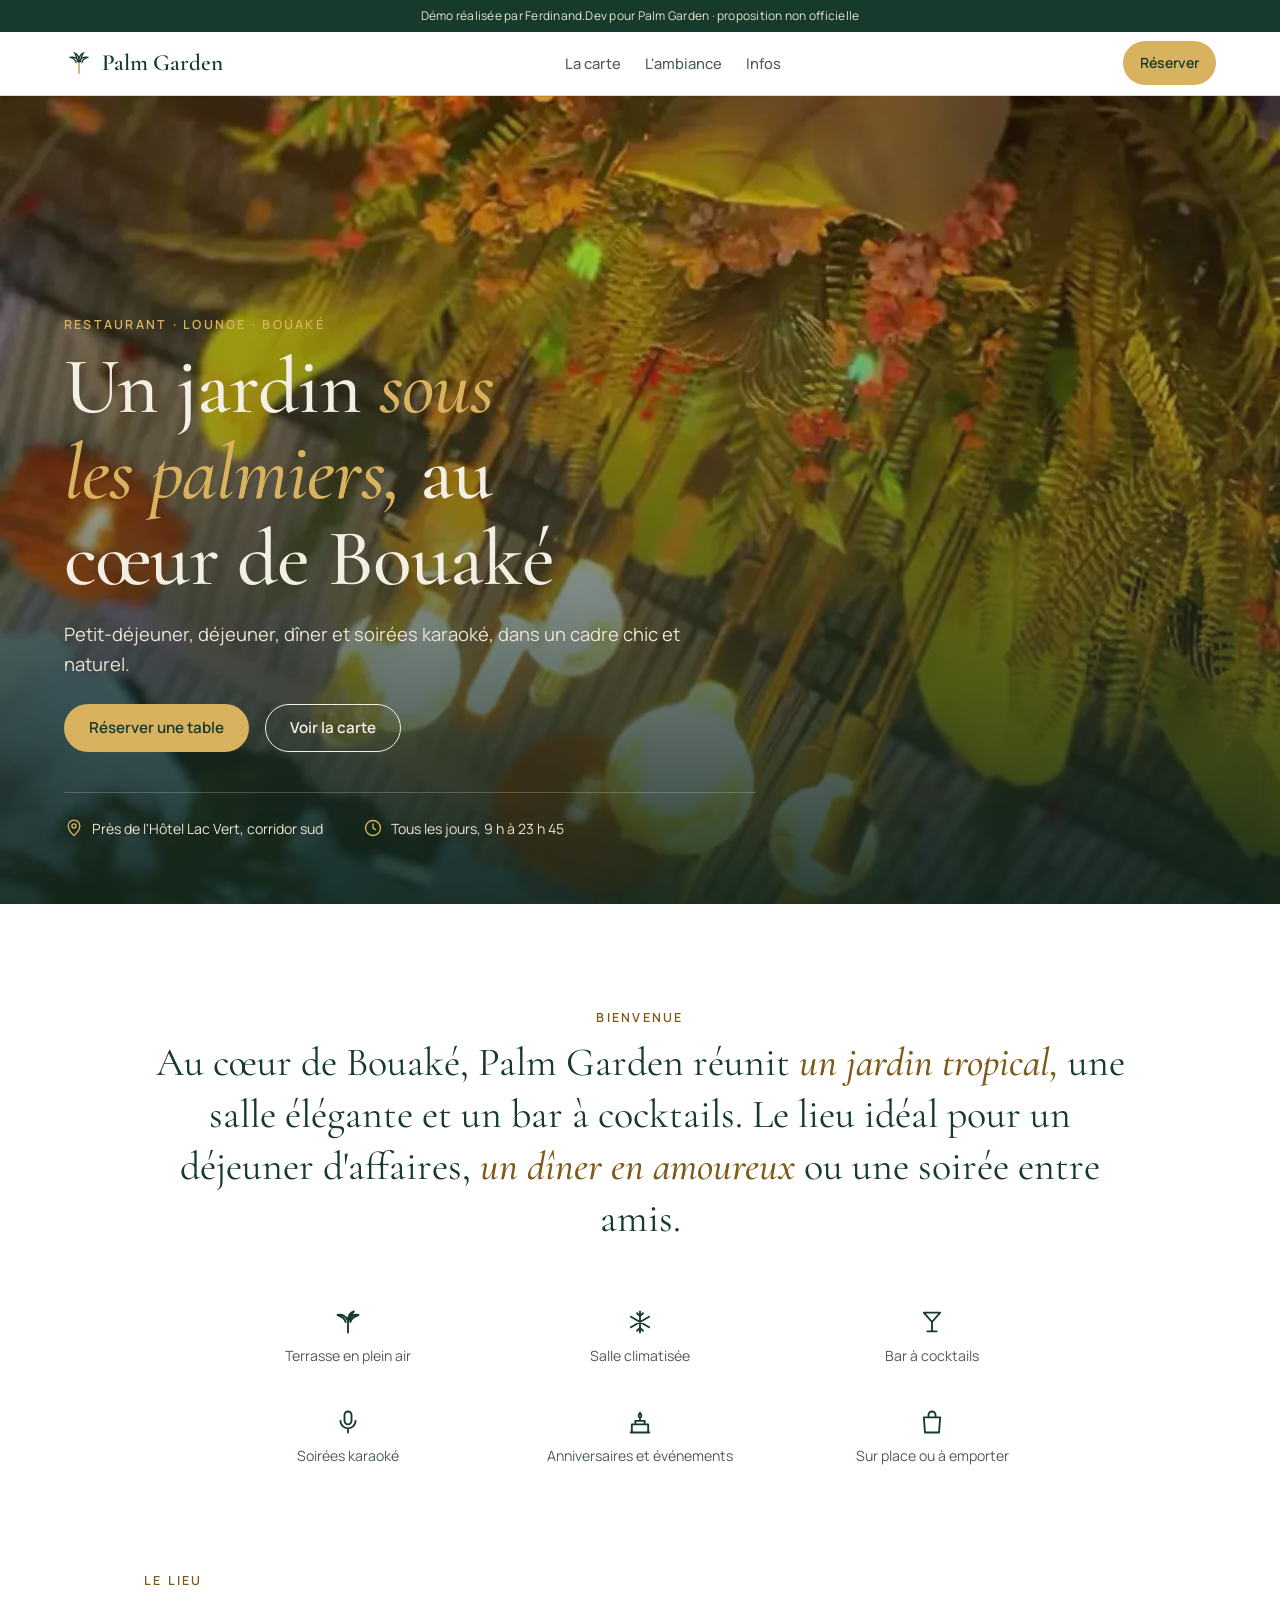
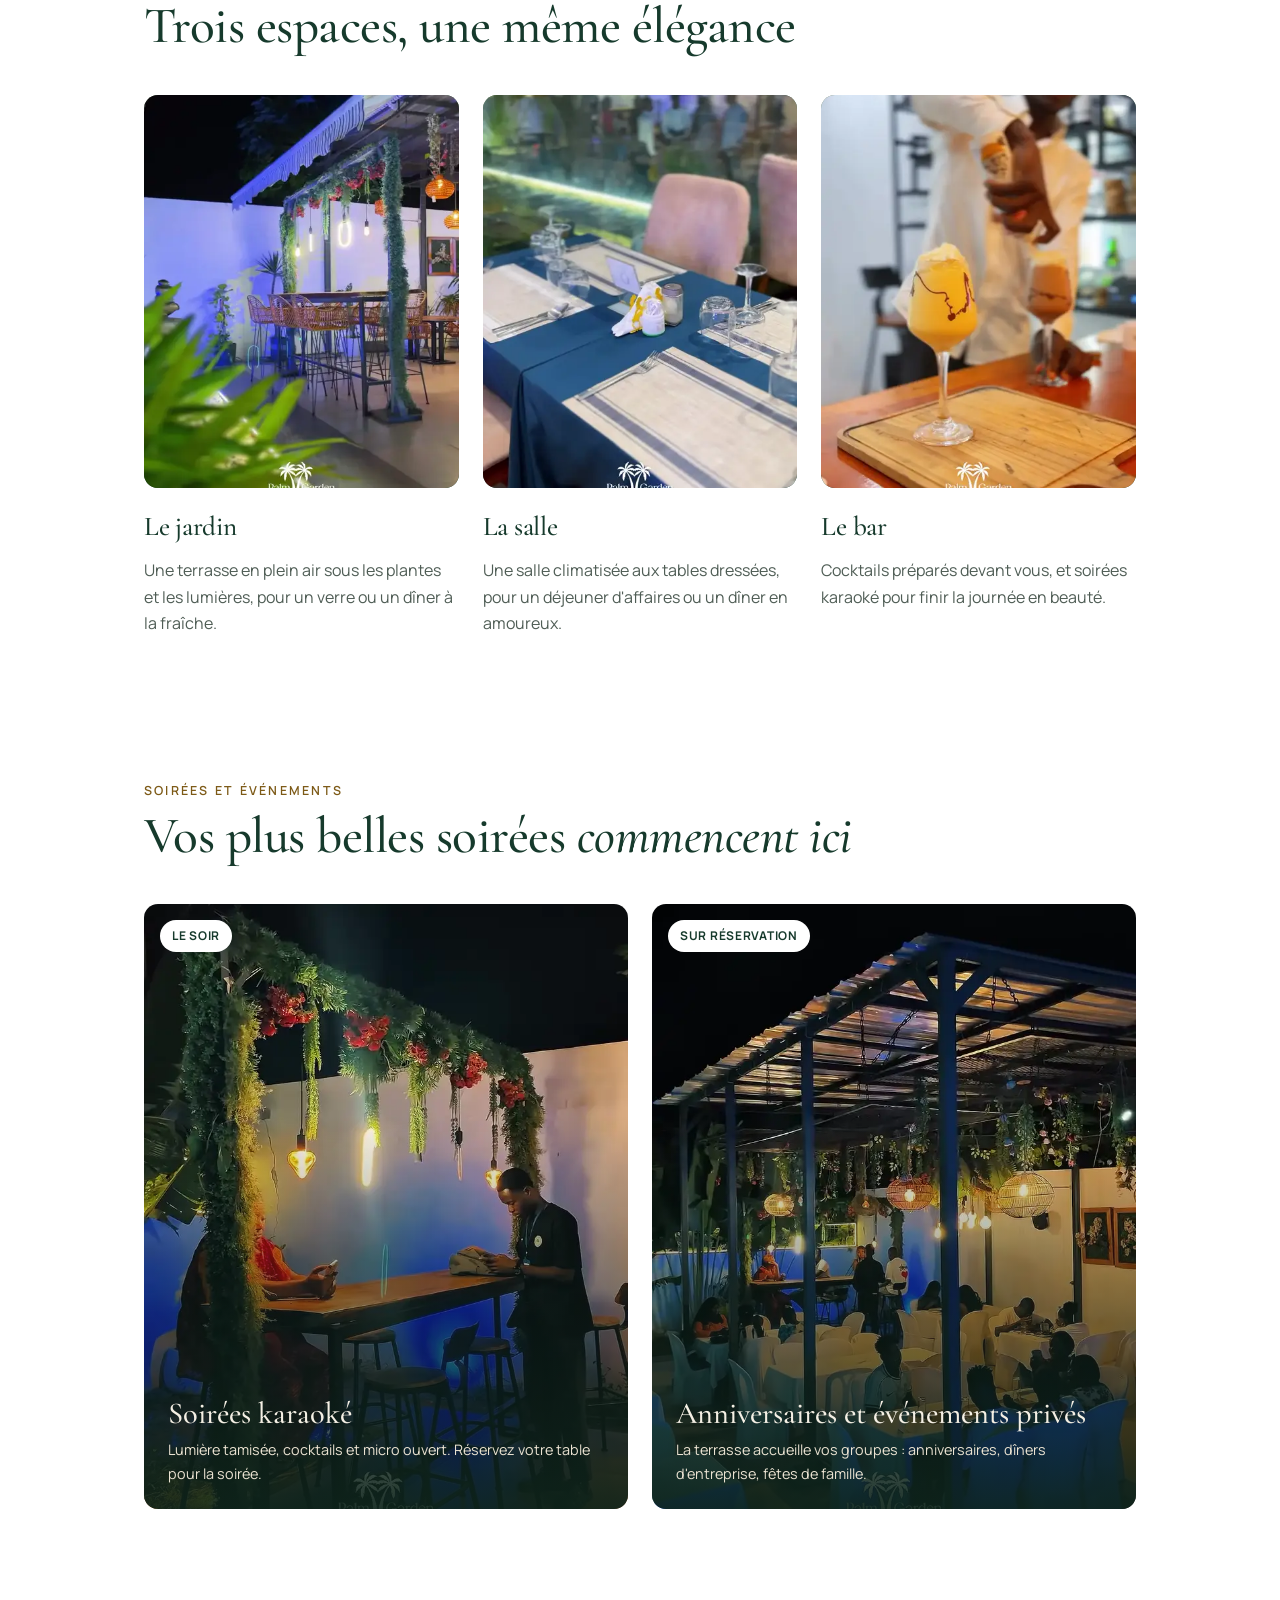
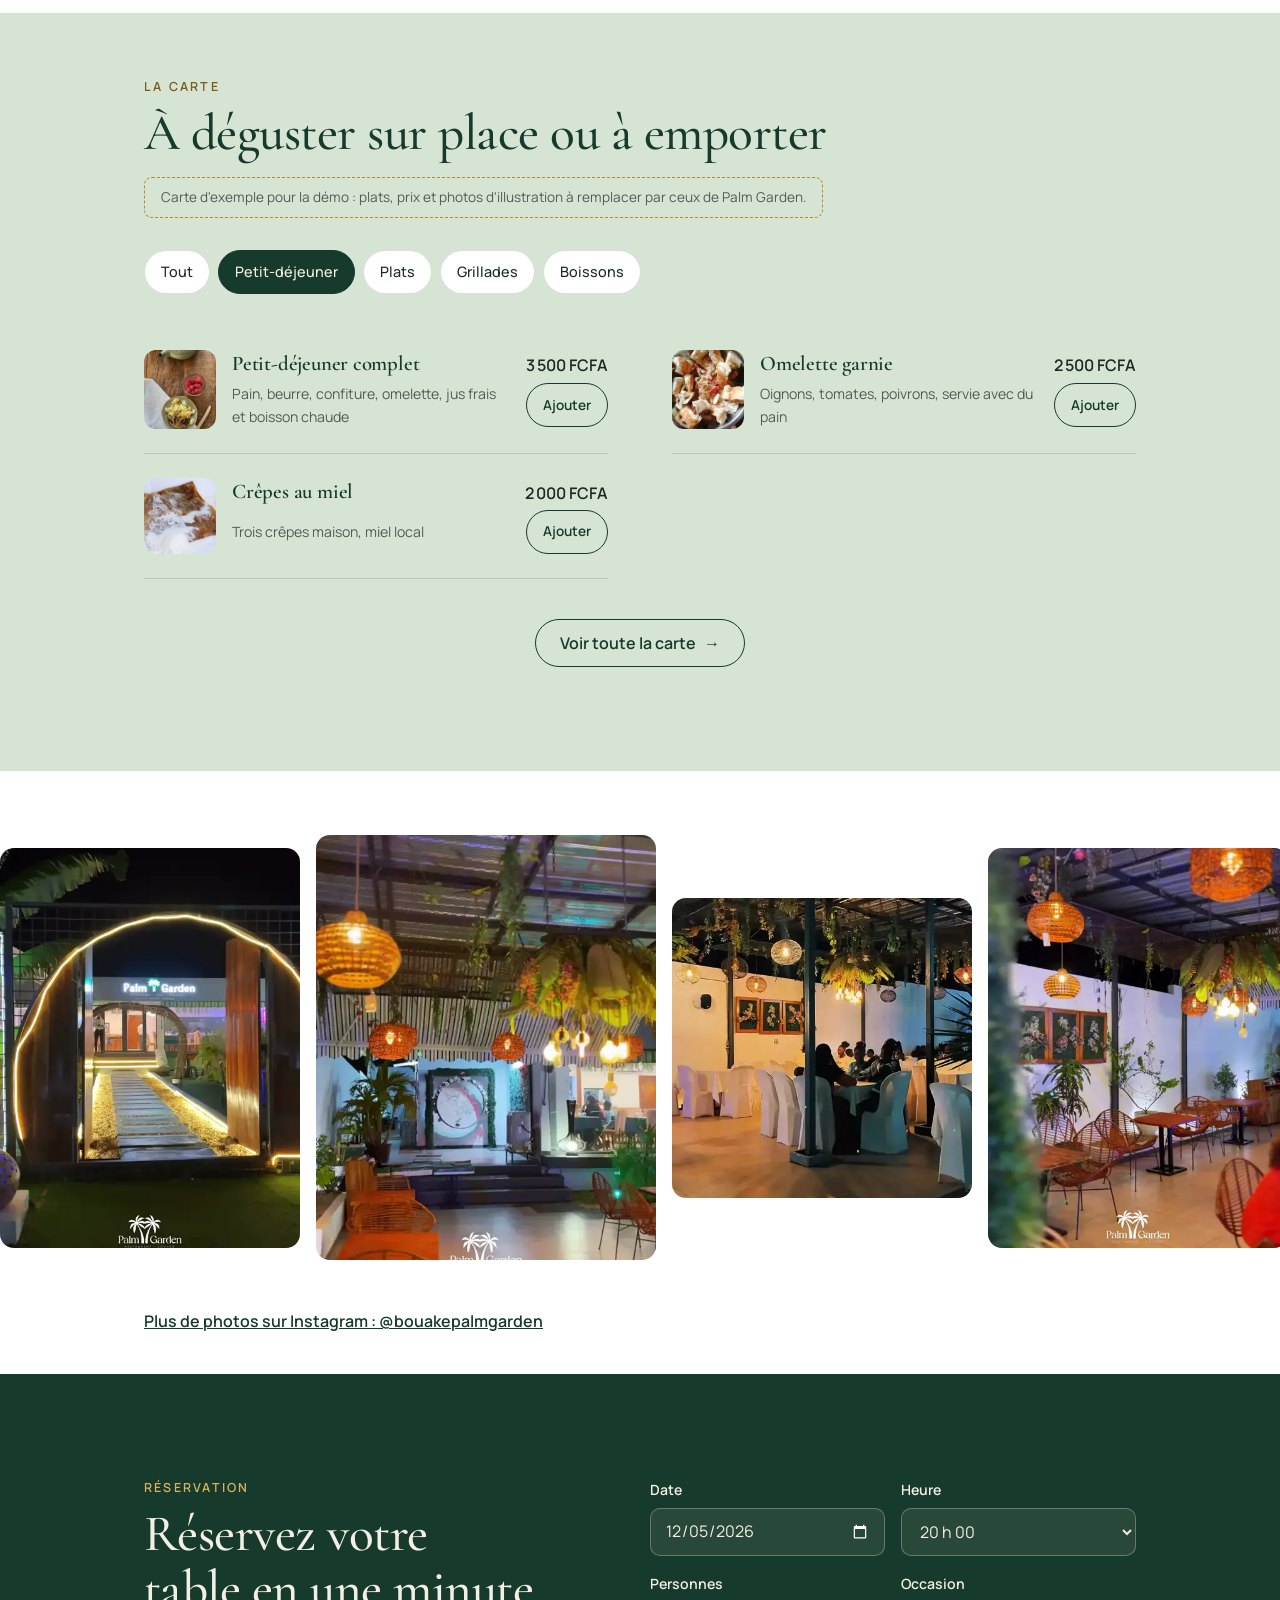
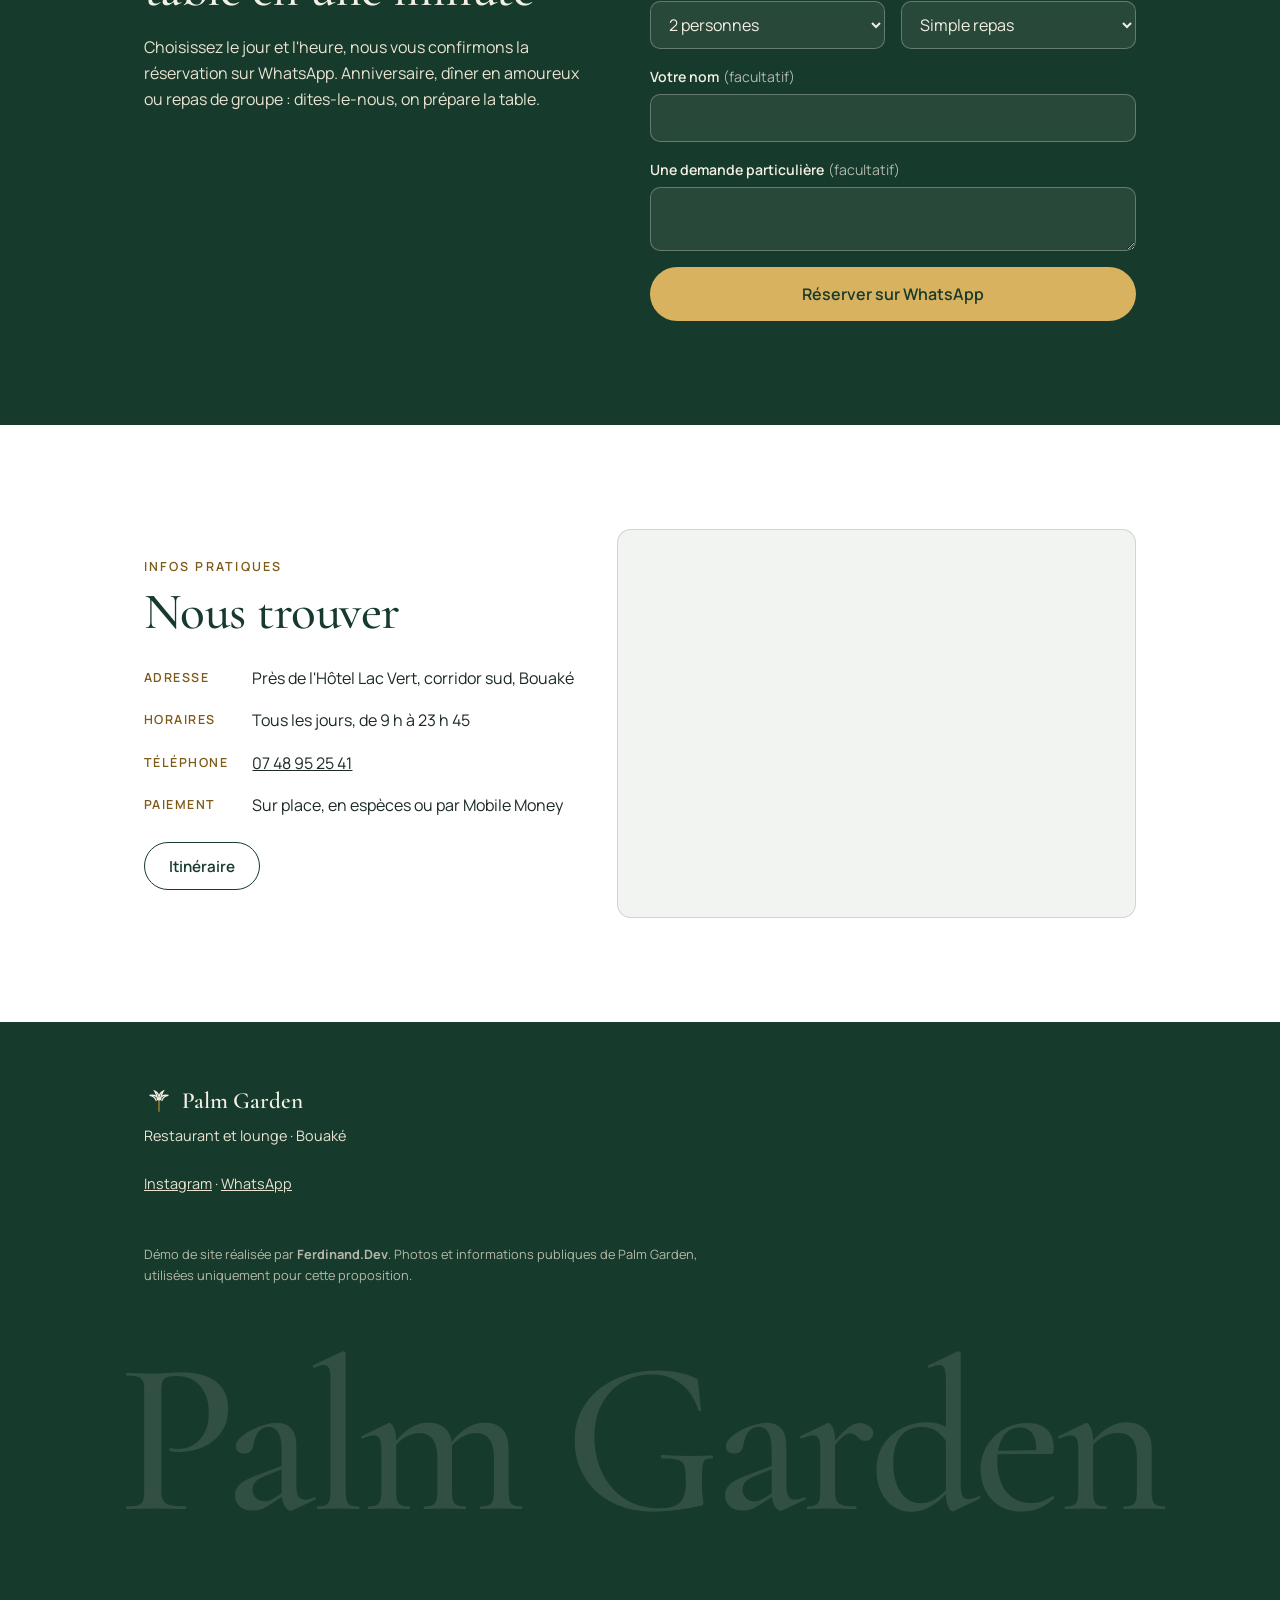
<file: index.html>
<!doctype html>
<html lang="fr">
<head>
<meta charset="utf-8">
<meta name="viewport" content="width=device-width, initial-scale=1">
<meta name="color-scheme" content="light">
<meta name="robots" content="noindex, nofollow">
<title>Palm Garden · Restaurant et lounge à Bouaké</title>
<meta name="description" content="Palm Garden, restaurant et lounge dans un cadre naturel à Bouaké. Petit-déjeuner, déjeuner, dîner et soirées karaoké, tous les jours de 9 h à 23 h 45. Réservation sur WhatsApp.">
<meta property="og:title" content="Palm Garden · Restaurant et lounge à Bouaké">
<meta property="og:description" content="Un jardin sous les palmiers au cœur de Bouaké. Réservez votre table sur WhatsApp.">
<meta property="og:image" content="images/og.jpg">
<meta property="og:type" content="website">
<link rel="icon" href="data:image/svg+xml,%3Csvg xmlns='http://www.w3.org/2000/svg' viewBox='0 0 64 64'%3E%3Crect width='64' height='64' rx='14' fill='%23163a2c'/%3E%3Cpath d='M32 54V30' stroke='%23d9b25f' stroke-width='3' stroke-linecap='round'/%3E%3Cpath d='M32 30c-4-9-12-12-20-10 7 1 12 5 14 11M32 30c4-9 12-12 20-10-7 1-12 5-14 11M32 30c-1-9 3-16 9-19-3 5-5 11-6 18M32 30c1-9-3-16-9-19 3 5 5 11 6 18' fill='none' stroke='%23f4efe4' stroke-width='2.5' stroke-linecap='round'/%3E%3C/svg%3E">
<link rel="preload" href="images/accueil-480.webp" as="image" imagesrcset="images/accueil-480.webp 480w, images/accueil.webp 720w" imagesizes="100vw" fetchpriority="high">
<link rel="preload" href="fonts/cormorant.woff2" as="font" type="font/woff2" crossorigin>
<link rel="stylesheet" href="style.css">
</head>
<body>

<div class="progression" id="progression" aria-hidden="true"></div>
<p class="bandeau-demo">Démo réalisée par Ferdinand.Dev pour Palm Garden · proposition non officielle</p>

<header class="entete" id="entete">
  <a href="#accueil" class="logo" aria-label="Palm Garden, retour en haut">
    <svg viewBox="0 0 64 64" aria-hidden="true"><path d="M32 54V30" /><path d="M32 30c-4-9-12-12-20-10 7 1 12 5 14 11M32 30c4-9 12-12 20-10-7 1-12 5-14 11M32 30c-1-9 3-16 9-19-3 5-5 11-6 18M32 30c1-9-3-16-9-19 3 5 5 11 6 18"/></svg>
    <span>Palm Garden</span>
  </a>
  <nav class="menu" aria-label="Menu principal">
    <a href="#carte">La carte</a>
    <a href="#ambiance">L'ambiance</a>
    <a href="#infos">Infos</a>
  </nav>
  <a href="#reserver" class="btn btn-accent btn-petit">Réserver</a>
</header>

<main>

<section class="accueil" id="accueil">
  <div class="photo accueil-photo" data-legende="Photo de la terrasse">
    <img class="accueil-affiche" src="images/accueil-480.webp" srcset="images/accueil-480.webp 480w, images/accueil.webp 720w" sizes="100vw" alt="" width="720" height="1280" fetchpriority="high">
    <video id="videoAccueil" muted loop playsinline preload="none" data-src="images/accueil.mp4" aria-label="Visite en vidéo de Palm Garden : entrée, terrasse, lounge, salle et bar"></video>
  </div>
  <div class="accueil-texte">
    <p class="surtitre">Restaurant · Lounge · Bouaké</p>
    <h1>Un jardin <em>sous les palmiers,</em> au cœur de Bouaké</h1>
    <p class="accroche">Petit-déjeuner, déjeuner, dîner et soirées karaoké, dans un cadre chic et naturel.</p>
    <div class="actions">
      <a href="#reserver" class="btn btn-accent">Réserver une table</a>
      <a href="#carte" class="btn btn-ligne">Voir la carte</a>
    </div>
    <ul class="accueil-infos">
      <li><svg viewBox="0 0 24 24" aria-hidden="true"><path d="M12 21s-7-6.2-7-11.5A7 7 0 0 1 19 9.5C19 14.8 12 21 12 21z"/><circle cx="12" cy="9.5" r="2.5"/></svg>Près de l'Hôtel Lac Vert, corridor sud</li>
      <li><svg viewBox="0 0 24 24" aria-hidden="true"><circle cx="12" cy="12" r="9"/><path d="M12 7v5l3 2"/></svg>Tous les jours, 9&nbsp;h à 23&nbsp;h&nbsp;45</li>
    </ul>
  </div>
</section>

<section class="presentation">
  <div class="conteneur">
    <p class="surtitre revele">Bienvenue</p>
    <p class="grande-phrase revele">Au cœur de Bouaké, Palm Garden réunit <em>un jardin tropical,</em> une salle élégante et un bar à cocktails. Le lieu idéal pour un déjeuner d'affaires, <em>un dîner en amoureux</em> ou une soirée entre amis.</p>
    <ul class="atouts">
      <li class="revele"><svg viewBox="0 0 24 24" aria-hidden="true"><path d="M12 21V11M12 11C10 6 6 5 3 6c3 1 6 3 7 6M12 11c2-5 6-6 9-5-3 1-6 3-7 6M12 11c0-4 2-7 5-8-2 2-3 5-3 8"/></svg>Terrasse en plein air</li>
      <li class="revele"><svg viewBox="0 0 24 24" aria-hidden="true"><path d="M12 3v18M4.2 7.5l15.6 9M4.2 16.5l15.6-9M9.5 4.5 12 7l2.5-2.5M9.5 19.5 12 17l2.5 2.5"/></svg>Salle climatisée</li>
      <li class="revele"><svg viewBox="0 0 24 24" aria-hidden="true"><path d="M5 4h14l-7 8zM12 12v8M8 20h8"/></svg>Bar à cocktails</li>
      <li class="revele"><svg viewBox="0 0 24 24" aria-hidden="true"><rect x="9" y="3" width="6" height="11" rx="3"/><path d="M5.5 11a6.5 6.5 0 0 0 13 0M12 17.5V21"/></svg>Soirées karaoké</li>
      <li class="revele"><svg viewBox="0 0 24 24" aria-hidden="true"><path d="M4 21h16M5 21v-7h14v7M8 14v-3h8v3M12 11V8M12 8c-1 0-1.5-1-1-2l1-2 1 2c.5 1 0 2-1 2z"/></svg>Anniversaires et événements</li>
      <li class="revele"><svg viewBox="0 0 24 24" aria-hidden="true"><path d="M5 8h14l-1 13H6zM9 8V6a3 3 0 0 1 6 0v2"/></svg>Sur place ou à emporter</li>
    </ul>
  </div>
</section>

<section class="moments" id="ambiance">
  <div class="conteneur">
    <p class="surtitre">Le lieu</p>
    <h2>Trois espaces, une même élégance</h2>
    <div class="moments-grille">
      <article class="moment">
        <div class="photo" data-legende="Le jardin"><img src="images/jardin-480.webp" srcset="images/jardin-480.webp 480w, images/jardin.webp 720w" sizes="(min-width: 760px) 33vw, 100vw" alt="La terrasse en plein air de Palm Garden, tables hautes et plantes, éclairée le soir" width="900" height="1600" loading="lazy" onerror="this.remove()"></div>
        <h3>Le jardin</h3>
        <p>Une terrasse en plein air sous les plantes et les lumières, pour un verre ou un dîner à la fraîche.</p>
      </article>
      <article class="moment">
        <div class="photo" data-legende="La salle"><img src="images/salle-480.webp" srcset="images/salle-480.webp 480w, images/salle.webp 720w" sizes="(min-width: 760px) 33vw, 100vw" alt="Tables dressées en nappes bleues dans la salle climatisée" width="900" height="1600" loading="lazy" onerror="this.remove()"></div>
        <h3>La salle</h3>
        <p>Une salle climatisée aux tables dressées, pour un déjeuner d'affaires ou un dîner en amoureux.</p>
      </article>
      <article class="moment">
        <div class="photo" data-legende="Le bar"><img src="images/bar-480.webp" srcset="images/bar-480.webp 480w, images/bar.webp 720w" sizes="(min-width: 760px) 33vw, 100vw" alt="Un cocktail servi au bar de Palm Garden" width="900" height="1600" loading="lazy" onerror="this.remove()"></div>
        <h3>Le bar</h3>
        <p>Cocktails préparés devant vous, et soirées karaoké pour finir la journée en beauté.</p>
      </article>
    </div>
  </div>
</section>

<section class="evenements" id="evenements">
  <div class="conteneur">
    <p class="surtitre revele">Soirées et événements</p>
    <h2 class="revele">Vos plus belles soirées <em>commencent ici</em></h2>
    <div class="evenements-grille">
      <a href="#reserver" class="evenement revele" data-occasion="Soirée karaoké">
        <img src="images/evenement-1-480.webp" srcset="images/evenement-1-480.webp 480w, images/evenement-1.webp 720w" sizes="(min-width: 760px) 50vw, 100vw" alt="Le coin bar éclairé en bleu, un soir à Palm Garden" width="720" height="1280" loading="lazy">
        <span class="evenement-etiquette">Le soir</span>
        <span class="evenement-texte">
          <strong>Soirées karaoké</strong>
          <span>Lumière tamisée, cocktails et micro ouvert. Réservez votre table pour la soirée.</span>
        </span>
      </a>
      <a href="#reserver" class="evenement revele" data-occasion="Groupe ou événement">
        <img src="images/evenement-2-480.webp" srcset="images/evenement-2-480.webp 480w, images/evenement-2.webp 720w" sizes="(min-width: 760px) 50vw, 100vw" alt="La grande terrasse couverte pleine d'invités lors d'un événement" width="720" height="1280" loading="lazy">
        <span class="evenement-etiquette">Sur réservation</span>
        <span class="evenement-texte">
          <strong>Anniversaires et événements privés</strong>
          <span>La terrasse accueille vos groupes : anniversaires, dîners d'entreprise, fêtes de famille.</span>
        </span>
      </a>
    </div>
  </div>
</section>

<section class="carte" id="carte">
  <div class="conteneur">
    <p class="surtitre">La carte</p>
    <h2>À déguster sur place ou à emporter</h2>
    <p class="note-exemple">Carte d'exemple pour la démo&nbsp;: plats, prix et photos d'illustration à remplacer par ceux de Palm Garden.</p>
    <div class="filtres" role="group" aria-label="Filtrer la carte" id="filtres"></div>
    <ul class="plats" id="plats"></ul>
    <p class="voir-plus"><a href="menu.html">Voir toute la carte <span aria-hidden="true">→</span></a></p>
  </div>
</section>

<section class="galerie" aria-label="Galerie photos">
  <div class="galerie-cadre">
    <div class="galerie-piste" id="galeriePiste">
      <img src="images/galerie-1-480.webp" srcset="images/galerie-1-480.webp 480w, images/galerie-1.webp 720w" sizes="(min-width: 760px) 340px, 52vw" alt="L'entrée de Palm Garden éclairée la nuit" width="720" height="1280" loading="lazy">
      <img src="images/galerie-2-480.webp" srcset="images/galerie-2-480.webp 480w, images/galerie-2.webp 720w" sizes="(min-width: 760px) 340px, 52vw" alt="Le lounge aux lanternes en osier et fauteuils en rotin" width="720" height="1280" loading="lazy">
      <img src="images/galerie-3-480.webp" srcset="images/galerie-3-480.webp 480w, images/galerie-3.webp 720w" sizes="(min-width: 760px) 340px, 52vw" alt="La grande terrasse couverte un soir de fête" width="720" height="1280" loading="lazy">
      <img src="images/galerie-5-480.webp" srcset="images/galerie-5-480.webp 480w, images/galerie-5.webp 720w" sizes="(min-width: 760px) 340px, 52vw" alt="La terrasse aux lanternes et chaises en rotin" width="720" height="1280" loading="lazy">
      <img src="images/galerie-4-480.webp" srcset="images/galerie-4-480.webp 480w, images/galerie-4.webp 720w" sizes="(min-width: 760px) 340px, 52vw" alt="Dîner dans le jardin à la nuit tombée" width="720" height="1280" loading="lazy">
      <img src="images/galerie-6-480.webp" srcset="images/galerie-6-480.webp 480w, images/galerie-6.webp 720w" sizes="(min-width: 760px) 340px, 52vw" alt="La salle et son plafond végétal éclairé en violet" width="720" height="1280" loading="lazy">
    </div>
  </div>
  <p class="conteneur galerie-lien"><a href="https://www.instagram.com/bouakepalmgarden/" target="_blank" rel="noopener">Plus de photos sur Instagram&nbsp;: @bouakepalmgarden</a></p>
</section>

<section class="reserver" id="reserver">
  <div class="conteneur reserver-grille">
    <div>
      <p class="surtitre">Réservation</p>
      <h2>Réservez votre table en une minute</h2>
      <p>Choisissez le jour et l'heure, nous vous confirmons la réservation sur WhatsApp. Anniversaire, dîner en amoureux ou repas de groupe&nbsp;: dites-le-nous, on prépare la table.</p>
    </div>
    <form class="formulaire" id="formReserver" novalidate>
      <div class="champs-2">
        <label>Date<input type="date" name="date" id="resDate" required></label>
        <label>Heure
          <select name="heure" id="resHeure" required></select>
        </label>
      </div>
      <div class="champs-2">
        <label>Personnes
          <select name="personnes" id="resPersonnes"></select>
        </label>
        <label>Occasion
          <select name="occasion" id="resOccasion">
            <option>Simple repas</option>
            <option>Dîner en amoureux</option>
            <option>Anniversaire</option>
            <option>Soirée karaoké</option>
            <option>Repas d'affaires</option>
            <option>Groupe ou événement</option>
          </select>
        </label>
      </div>
      <label>Votre nom <span class="facultatif">(facultatif)</span><input type="text" name="nom" id="resNom" autocomplete="name" maxlength="60"></label>
      <label>Une demande particulière <span class="facultatif">(facultatif)</span><textarea name="message" id="resMessage" rows="2" maxlength="300"></textarea></label>
      <p class="erreur" id="resErreur" role="alert" hidden></p>
      <button type="submit" class="btn btn-accent btn-large">Réserver sur WhatsApp</button>
    </form>
  </div>
</section>

<section class="infos" id="infos">
  <div class="conteneur infos-grille">
    <div>
      <p class="surtitre">Infos pratiques</p>
      <h2>Nous trouver</h2>
      <dl class="liste-infos">
        <dt>Adresse</dt><dd>Près de l'Hôtel Lac Vert, corridor sud, Bouaké</dd>
        <dt>Horaires</dt><dd>Tous les jours, de 9&nbsp;h à 23&nbsp;h&nbsp;45</dd>
        <dt>Téléphone</dt><dd><a href="tel:+2250748952541">07&nbsp;48&nbsp;95&nbsp;25&nbsp;41</a></dd>
        <dt>Paiement</dt><dd>Sur place, en espèces ou par Mobile Money</dd>
      </dl>
      <div class="actions">
        <a class="btn btn-ligne" id="lienItineraire" target="_blank" rel="noopener">Itinéraire</a>
      </div>
    </div>
    <div class="carte-geo" id="carteGeo"></div>
  </div>
</section>

</main>

<footer class="pied">
  <div class="conteneur pied-grille">
    <p class="logo logo-pied"><svg viewBox="0 0 64 64" aria-hidden="true"><path d="M32 54V30" /><path d="M32 30c-4-9-12-12-20-10 7 1 12 5 14 11M32 30c4-9 12-12 20-10-7 1-12 5-14 11M32 30c-1-9 3-16 9-19-3 5-5 11-6 18M32 30c1-9-3-16-9-19 3 5 5 11 6 18"/></svg><span>Palm Garden</span></p>
    <p>Restaurant et lounge · Bouaké</p>
    <p><a href="https://www.instagram.com/bouakepalmgarden/" target="_blank" rel="noopener">Instagram</a> · <a id="waPied" target="_blank" rel="noopener">WhatsApp</a></p>
    <p class="signature">Démo de site réalisée par <strong>Ferdinand.Dev</strong>. Photos et informations publiques de Palm Garden, utilisées uniquement pour cette proposition.</p>
  </div>
  <p class="nom-geant" aria-hidden="true" data-texte="Palm Garden"></p>
</footer>

<!-- Barre d'action fixe sur téléphone -->
<nav class="barre-mobile" aria-label="Actions rapides">
  <a href="#reserver"><svg viewBox="0 0 24 24" aria-hidden="true"><rect x="4" y="5" width="16" height="15" rx="2"/><path d="M4 10h16M9 3v4M15 3v4"/></svg>Réserver</a>
  <a href="tel:+2250748952541"><svg viewBox="0 0 24 24" aria-hidden="true"><path d="M5 4h4l2 5-2.5 1.5a11 11 0 0 0 5 5L15 13l5 2v4a2 2 0 0 1-2 2A16 16 0 0 1 3 6a2 2 0 0 1 2-2"/></svg>Appeler</a>
  <a id="waBarre" target="_blank" rel="noopener"><svg viewBox="0 0 24 24" aria-hidden="true"><path d="M4 20l1.3-4A8 8 0 1 1 8.3 19z"/><path d="M9 9.5c0 3 2.5 5.5 5.5 5.5l1-1.5-2-1-1 .8a4 4 0 0 1-1.8-1.8l.8-1-1-2z"/></svg>WhatsApp</a>
</nav>

<!-- Bouton du panier et tiroir de commande -->
<button type="button" class="btn-panier" id="btnPanier" hidden aria-controls="tiroir">
  Ma commande <span class="compteur" id="compteur">0</span> · <span id="totalBouton">0 FCFA</span>
</button>

<div class="voile" id="voile" hidden></div>
<aside class="tiroir" id="tiroir" aria-label="Ma commande" hidden>
  <div class="tiroir-tete">
    <h2>Ma commande</h2>
    <button type="button" class="fermer" id="fermerTiroir" aria-label="Fermer">×</button>
  </div>
  <ul class="lignes" id="lignes"></ul>
  <p class="total">Total <strong id="total">0 FCFA</strong></p>
  <div class="formulaire formulaire-tiroir">
    <fieldset class="choix-mode">
      <legend>Comment&nbsp;?</legend>
      <label><input type="radio" name="mode" value="À emporter" checked> À emporter</label>
      <label><input type="radio" name="mode" value="Sur place"> Sur place</label>
    </fieldset>
    <div class="champs-2">
      <label>Heure de passage <span class="facultatif">(facultatif)</span><input type="time" id="cmdHeure" min="09:00" max="23:30"></label>
      <label>Votre nom <span class="facultatif">(facultatif)</span><input type="text" id="cmdNom" autocomplete="name" maxlength="60"></label>
    </div>
  </div>
  <p class="erreur" id="cmdErreur" role="alert" hidden></p>
  <button type="button" class="btn btn-accent btn-large" id="btnCommander">Commander sur WhatsApp</button>
  <p class="petit">Le paiement se règle sur place. Le site ne prend pas d'argent.</p>
  <div class="confirmation" id="confirmation" hidden>
    <p>Votre commande est partie sur WhatsApp&nbsp;?</p>
    <div class="actions">
      <button type="button" class="btn btn-accent btn-petit" id="confirmOui">Oui, vider le panier</button>
      <button type="button" class="btn btn-ligne btn-petit" id="confirmNon">Non, garder</button>
    </div>
  </div>
</aside>

<script src="app.js"></script>
</body>
</html>
</file>
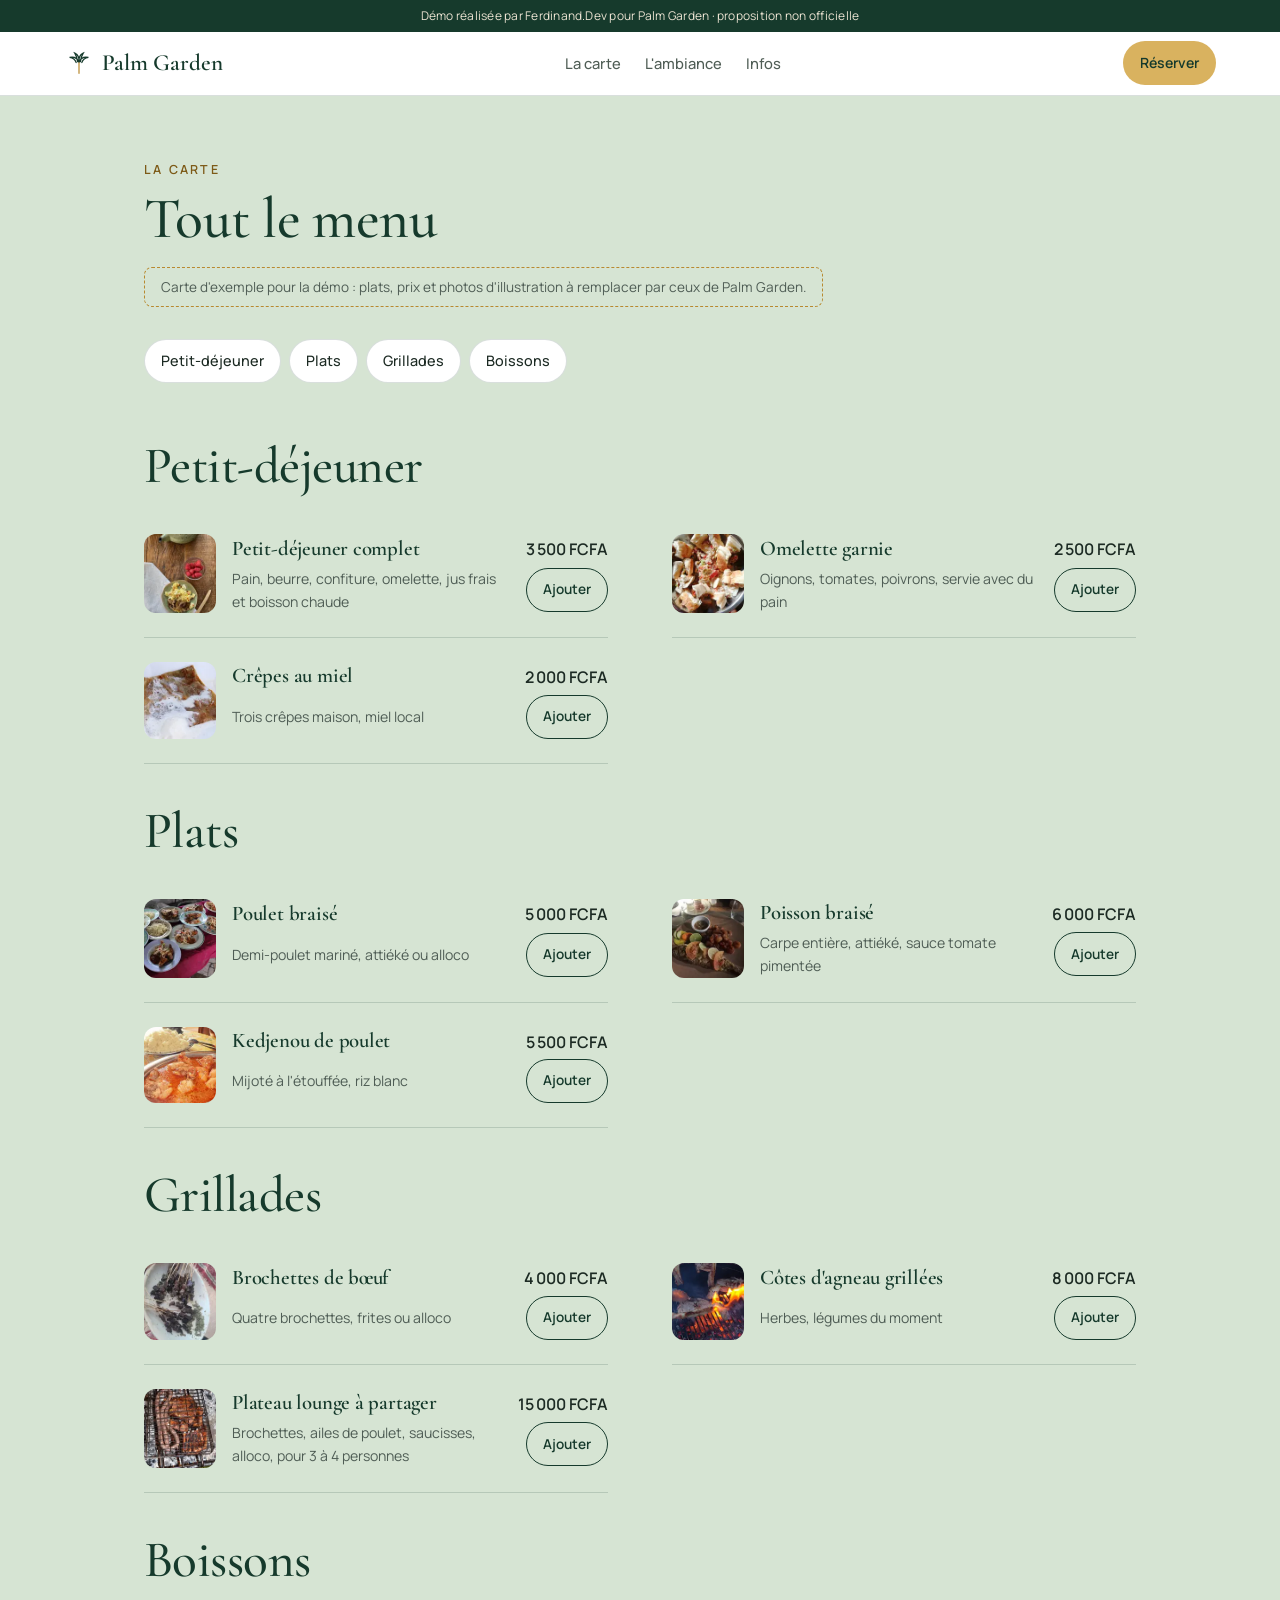
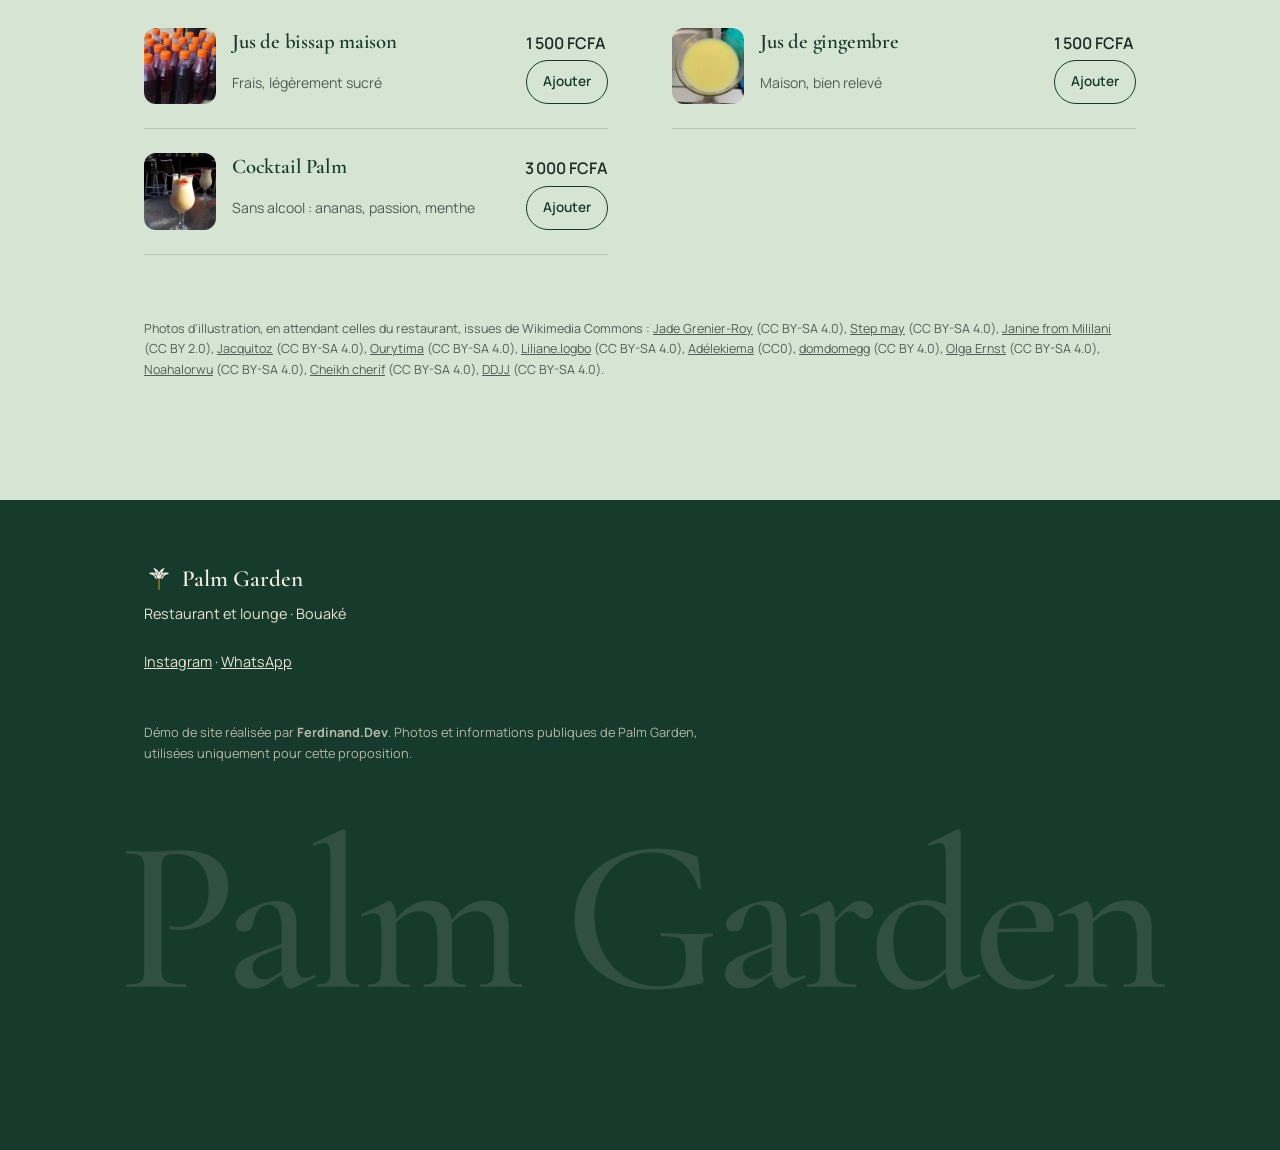
<file: menu.html>
<!doctype html>
<html lang="fr">
<head>
<meta charset="utf-8">
<meta name="viewport" content="width=device-width, initial-scale=1">
<meta name="color-scheme" content="light">
<meta name="robots" content="noindex, nofollow">
<title>La carte · Palm Garden Bouaké</title>
<meta name="description" content="La carte complète de Palm Garden à Bouaké : petit-déjeuner, plats, grillades et boissons. Commande sur WhatsApp.">
<meta property="og:title" content="Palm Garden · Restaurant et lounge à Bouaké">
<meta property="og:description" content="Un jardin sous les palmiers au cœur de Bouaké. Réservez votre table sur WhatsApp.">
<meta property="og:image" content="images/og.jpg">
<meta property="og:type" content="website">
<link rel="icon" href="data:image/svg+xml,%3Csvg xmlns='http://www.w3.org/2000/svg' viewBox='0 0 64 64'%3E%3Crect width='64' height='64' rx='14' fill='%23163a2c'/%3E%3Cpath d='M32 54V30' stroke='%23d9b25f' stroke-width='3' stroke-linecap='round'/%3E%3Cpath d='M32 30c-4-9-12-12-20-10 7 1 12 5 14 11M32 30c4-9 12-12 20-10-7 1-12 5-14 11M32 30c-1-9 3-16 9-19-3 5-5 11-6 18M32 30c1-9-3-16-9-19 3 5 5 11 6 18' fill='none' stroke='%23f4efe4' stroke-width='2.5' stroke-linecap='round'/%3E%3C/svg%3E">
<link rel="preload" href="fonts/cormorant.woff2" as="font" type="font/woff2" crossorigin>
<link rel="stylesheet" href="style.css">
</head>
<body>

<div class="progression" id="progression" aria-hidden="true"></div>
<p class="bandeau-demo">Démo réalisée par Ferdinand.Dev pour Palm Garden · proposition non officielle</p>

<header class="entete" id="entete">
  <a href="index.html" class="logo" aria-label="Palm Garden, retour en haut">
    <svg viewBox="0 0 64 64" aria-hidden="true"><path d="M32 54V30" /><path d="M32 30c-4-9-12-12-20-10 7 1 12 5 14 11M32 30c4-9 12-12 20-10-7 1-12 5-14 11M32 30c-1-9 3-16 9-19-3 5-5 11-6 18M32 30c1-9-3-16-9-19 3 5 5 11 6 18"/></svg>
    <span>Palm Garden</span>
  </a>
  <nav class="menu" aria-label="Menu principal">
    <a href="menu.html" aria-current="page">La carte</a>
    <a href="index.html#ambiance">L'ambiance</a>
    <a href="index.html#infos">Infos</a>
  </nav>
  <a href="index.html#reserver" class="btn btn-accent btn-petit">Réserver</a>
</header>

<main>
<section class="menu-page">
  <div class="conteneur">
    <p class="surtitre">La carte</p>
    <h1 class="titre-menu">Tout le menu</h1>
    <p class="note-exemple">Carte d'exemple pour la démo&nbsp;: plats, prix et photos d'illustration à remplacer par ceux de Palm Garden.</p>
    <nav class="filtres menu-nav" id="menuNav" aria-label="Catégories du menu"></nav>
    <div id="menuComplet"></div>
      <p class="credits">Photos d'illustration, en attendant celles du restaurant, issues de Wikimedia Commons :
        <a href="https://commons.wikimedia.org/wiki/File:Omelette,_framboises_et_th%C3%A9.jpg" target="_blank" rel="noopener">Jade Grenier-Roy</a> (CC BY-SA 4.0),
        <a href="https://commons.wikimedia.org/wiki/File:Pain_omelette_01.jpg" target="_blank" rel="noopener">Step may</a> (CC BY-SA 4.0),
        <a href="https://commons.wikimedia.org/wiki/File:Deflated_honey_crepe.jpg" target="_blank" rel="noopener">Janine from Mililani</a> (CC BY 2.0),
        <a href="https://commons.wikimedia.org/wiki/File:Poulet_brais%C3%A9_attiek%C3%A9.JPG" target="_blank" rel="noopener">Jacquitoz</a> (CC BY-SA 4.0),
        <a href="https://commons.wikimedia.org/wiki/File:Poisson_brais%C3%A9,_accompagn%C3%A9_d%E2%80%99aloco.jpg" target="_blank" rel="noopener">Ourytima</a> (CC BY-SA 4.0),
        <a href="https://commons.wikimedia.org/wiki/File:Kedjenou_de_Poulet.jpg" target="_blank" rel="noopener">Liliane.logbo</a> (CC BY-SA 4.0),
        <a href="https://commons.wikimedia.org/wiki/File:Brochettes_de_viande_de_boeuf_au_piment_frais.jpg" target="_blank" rel="noopener">Adélekiema</a> (CC0),
        <a href="https://commons.wikimedia.org/wiki/File:Lamb_chops_on_the_barbecue_07.jpg" target="_blank" rel="noopener">domdomegg</a> (CC BY 4.0),
        <a href="https://commons.wikimedia.org/wiki/File:Grilled_rack_of_lamb_and_boerewors.jpg" target="_blank" rel="noopener">Olga Ernst</a> (CC BY-SA 4.0),
        <a href="https://commons.wikimedia.org/wiki/File:Sobolo.jpg" target="_blank" rel="noopener">Noahalorwu</a> (CC BY-SA 4.0),
        <a href="https://commons.wikimedia.org/wiki/File:Jus_de_gingembre-2025.jpg" target="_blank" rel="noopener">Cheikh cherif</a> (CC BY-SA 4.0),
        <a href="https://commons.wikimedia.org/wiki/File:Pina_Colada_at_Aruba.jpg" target="_blank" rel="noopener">DDJJ</a> (CC BY-SA 4.0).</p>
  </div>
</section>
</main>

<footer class="pied">
  <div class="conteneur pied-grille">
    <p class="logo logo-pied"><svg viewBox="0 0 64 64" aria-hidden="true"><path d="M32 54V30" /><path d="M32 30c-4-9-12-12-20-10 7 1 12 5 14 11M32 30c4-9 12-12 20-10-7 1-12 5-14 11M32 30c-1-9 3-16 9-19-3 5-5 11-6 18M32 30c1-9-3-16-9-19 3 5 5 11 6 18"/></svg><span>Palm Garden</span></p>
    <p>Restaurant et lounge · Bouaké</p>
    <p><a href="https://www.instagram.com/bouakepalmgarden/" target="_blank" rel="noopener">Instagram</a> · <a id="waPied" target="_blank" rel="noopener">WhatsApp</a></p>
    <p class="signature">Démo de site réalisée par <strong>Ferdinand.Dev</strong>. Photos et informations publiques de Palm Garden, utilisées uniquement pour cette proposition.</p>
  </div>
  <p class="nom-geant" aria-hidden="true" data-texte="Palm Garden"></p>
</footer>

<!-- Barre d'action fixe sur téléphone -->
<nav class="barre-mobile" aria-label="Actions rapides">
  <a href="index.html#reserver"><svg viewBox="0 0 24 24" aria-hidden="true"><rect x="4" y="5" width="16" height="15" rx="2"/><path d="M4 10h16M9 3v4M15 3v4"/></svg>Réserver</a>
  <a href="tel:+2250748952541"><svg viewBox="0 0 24 24" aria-hidden="true"><path d="M5 4h4l2 5-2.5 1.5a11 11 0 0 0 5 5L15 13l5 2v4a2 2 0 0 1-2 2A16 16 0 0 1 3 6a2 2 0 0 1 2-2"/></svg>Appeler</a>
  <a id="waBarre" target="_blank" rel="noopener"><svg viewBox="0 0 24 24" aria-hidden="true"><path d="M4 20l1.3-4A8 8 0 1 1 8.3 19z"/><path d="M9 9.5c0 3 2.5 5.5 5.5 5.5l1-1.5-2-1-1 .8a4 4 0 0 1-1.8-1.8l.8-1-1-2z"/></svg>WhatsApp</a>
</nav>

<!-- Bouton du panier et tiroir de commande -->
<button type="button" class="btn-panier" id="btnPanier" hidden aria-controls="tiroir">
  Ma commande <span class="compteur" id="compteur">0</span> · <span id="totalBouton">0 FCFA</span>
</button>

<div class="voile" id="voile" hidden></div>
<aside class="tiroir" id="tiroir" aria-label="Ma commande" hidden>
  <div class="tiroir-tete">
    <h2>Ma commande</h2>
    <button type="button" class="fermer" id="fermerTiroir" aria-label="Fermer">×</button>
  </div>
  <ul class="lignes" id="lignes"></ul>
  <p class="total">Total <strong id="total">0 FCFA</strong></p>
  <div class="formulaire formulaire-tiroir">
    <fieldset class="choix-mode">
      <legend>Comment&nbsp;?</legend>
      <label><input type="radio" name="mode" value="À emporter" checked> À emporter</label>
      <label><input type="radio" name="mode" value="Sur place"> Sur place</label>
    </fieldset>
    <div class="champs-2">
      <label>Heure de passage <span class="facultatif">(facultatif)</span><input type="time" id="cmdHeure" min="09:00" max="23:30"></label>
      <label>Votre nom <span class="facultatif">(facultatif)</span><input type="text" id="cmdNom" autocomplete="name" maxlength="60"></label>
    </div>
  </div>
  <p class="erreur" id="cmdErreur" role="alert" hidden></p>
  <button type="button" class="btn btn-accent btn-large" id="btnCommander">Commander sur WhatsApp</button>
  <p class="petit">Le paiement se règle sur place. Le site ne prend pas d'argent.</p>
  <div class="confirmation" id="confirmation" hidden>
    <p>Votre commande est partie sur WhatsApp&nbsp;?</p>
    <div class="actions">
      <button type="button" class="btn btn-accent btn-petit" id="confirmOui">Oui, vider le panier</button>
      <button type="button" class="btn btn-ligne btn-petit" id="confirmNon">Non, garder</button>
    </div>
  </div>
</aside>

<script src="app.js"></script>
</body>
</html>
</file>
<file: style.css>
/* Polices hébergées avec le site */
@font-face { font-family: "Cormorant Garamond"; font-style: normal; font-weight: 300 700; font-display: swap; src: url(fonts/cormorant.woff2) format("woff2"); }
@font-face { font-family: "Cormorant Garamond"; font-style: italic; font-weight: 300 700; font-display: swap; src: url(fonts/cormorant-italique.woff2) format("woff2"); }
@font-face { font-family: "Manrope"; font-style: normal; font-weight: 200 800; font-display: swap; src: url(fonts/manrope.woff2) format("woff2"); }

/* Palm Garden : lounge tropical chic. Variables d'abord. */
:root {
  --creme: #f4efe4;
  --creme-2: #ebe3d2;
  --vert-doux: #d6e4d3;   /* fond vert clair de la carte */
  --sable: #d9ceb6;
  --blanc: #ffffff;       /* fond des pages (remplace le beige) */
  --gris-clair: #f1f4f1;  /* petits fonds neutres (boutons, emplacements photo) */
  --palme: #163a2c;
  --palme-2: #1f4d3b;
  --palme-clair: #3d6b55;
  --texte: #1c2a23;
  --texte-doux: #4f5d55;
  --or: #b8892f;          /* détails seulement (traits, bordures) */
  --or-texte: #7d5a17;    /* doré foncé lisible pour les petits textes (contraste 5,5:1) */
  --accent: #d9b25f;      /* réservé aux boutons d'action */
  --accent-fonce: #c49a42;
  --ligne: rgba(22, 58, 44, 0.16);

  --serif: "Cormorant Garamond", Georgia, "Times New Roman", serif;
  --sans: "Manrope", "Segoe UI", Arial, sans-serif;

  --s1: 4px; --s2: 8px; --s3: 16px; --s4: 24px; --s5: 40px; --s6: 64px; --s7: 104px;
  --r: 14px;
  --vite: 200ms ease;
  --gouttiere: clamp(16px, 5vw, 64px);
  --entete: 64px;
}

* { box-sizing: border-box; }
[hidden] { display: none !important; }
html { scroll-behavior: smooth; scroll-padding-top: var(--entete); -webkit-text-size-adjust: 100%; }
body {
  margin: 0; background: var(--blanc); color: var(--texte);
  font: 400 16px/1.65 var(--sans); -webkit-font-smoothing: antialiased;
  overflow-x: hidden;
}
img { display: block; max-width: 100%; height: auto; }
a { color: inherit; }
h1, h2, h3 { font-family: var(--serif); font-weight: 500; line-height: 1.08; margin: 0 0 var(--s3); text-wrap: balance; letter-spacing: -0.01em; }
h1 { font-size: clamp(2.6rem, 9vw, 5rem); }
h2 { font-size: clamp(2rem, 6vw, 3.2rem); color: var(--palme); }
h3 { font-size: 1.7rem; color: var(--palme); }
p { margin: 0 0 var(--s3); }
.conteneur { width: min(1120px, 100%); margin: 0 auto; padding: 0 var(--gouttiere); }
.surtitre { font-size: 0.78rem; font-weight: 600; letter-spacing: 0.18em; text-transform: uppercase; color: var(--or-texte); margin-bottom: var(--s2); }
:focus-visible { outline: 3px solid var(--accent); outline-offset: 3px; }

/* Bandeau de démo */
.bandeau-demo {
  margin: 0; padding: 6px var(--gouttiere); text-align: center;
  background: var(--palme); color: var(--creme-2); font-size: 0.75rem; letter-spacing: 0.02em;
}

/* Boutons */
.btn {
  display: inline-flex; align-items: center; justify-content: center; gap: var(--s2);
  min-height: 48px; padding: 0 var(--s4); border-radius: 999px; border: 1.5px solid transparent;
  font: 600 0.95rem/1 var(--sans); text-decoration: none; cursor: pointer;
  transition: background var(--vite), color var(--vite), border-color var(--vite), transform var(--vite);
}
.btn:active { transform: scale(0.98); }
.btn-accent { background: var(--accent); color: var(--palme); }
.btn-accent:hover { background: var(--accent-fonce); }
.btn-ligne { background: transparent; color: inherit; border-color: currentColor; }
.btn-ligne:hover { background: rgba(255, 255, 255, 0.12); }
.btn-petit { min-height: 44px; padding: 0 var(--s3); font-size: 0.88rem; }
.btn-large { width: 100%; min-height: 54px; font-size: 1rem; }

/* En-tête */
.entete {
  position: sticky; top: 0; z-index: 20; height: var(--entete);
  display: flex; align-items: center; justify-content: space-between; gap: var(--s3);
  padding: 0 var(--gouttiere);
  background: var(--blanc);
  border-bottom: 1px solid var(--ligne);
  transition: box-shadow 300ms ease;
}
.logo { display: inline-flex; align-items: center; gap: var(--s2); text-decoration: none; font: 600 1.45rem/1 var(--serif); color: var(--palme); margin: 0; }
.logo svg { width: 30px; height: 30px; fill: none; stroke: var(--palme); stroke-width: 2.6; stroke-linecap: round; }
.logo svg path:first-child { stroke: var(--or); }
.menu { display: none; gap: var(--s4); }
.menu a { text-decoration: none; font-size: 0.92rem; font-weight: 500; color: var(--texte-doux); }
.menu a:hover { color: var(--palme); }
@media (min-width: 760px) { .menu { display: flex; } }

/* Emplacements photo : fond de remplacement tant que la vraie photo manque */
.photo {
  position: relative; overflow: hidden; border-radius: var(--r);
  background:
    radial-gradient(120% 80% at 20% 0%, rgba(217, 178, 95, 0.35), transparent 60%),
    linear-gradient(160deg, var(--palme-clair), var(--palme));
}
.photo::before {
  content: attr(data-legende); position: absolute; inset: auto 0 12px; text-align: center;
  font-size: 0.75rem; letter-spacing: 0.08em; text-transform: uppercase; color: rgba(244, 239, 228, 0.7);
}
.photo::after {
  content: ""; position: absolute; inset: 0; margin: auto; width: 64px; height: 64px; opacity: 0.35;
  background: url("data:image/svg+xml,%3Csvg xmlns='http://www.w3.org/2000/svg' viewBox='0 0 64 64'%3E%3Cpath d='M32 54V30M32 30c-4-9-12-12-20-10 7 1 12 5 14 11M32 30c4-9 12-12 20-10-7 1-12 5-14 11M32 30c-1-9 3-16 9-19-3 5-5 11-6 18M32 30c1-9-3-16-9-19 3 5 5 11 6 18' fill='none' stroke='%23f4efe4' stroke-width='2.5' stroke-linecap='round'/%3E%3C/svg%3E") center / contain no-repeat;
}
.photo img, .photo video { position: relative; z-index: 1; display: block; width: 100%; height: 100%; object-fit: cover; }

/* Accueil */
.accueil { position: relative; min-height: calc(100svh - var(--entete) - 28px); display: grid; align-items: end; color: var(--creme); }
.accueil-photo { position: absolute; inset: 0; border-radius: 0; }
.accueil-photo::before, .accueil-photo::after { display: none; }
.accueil::after {
  content: ""; position: absolute; inset: 0; z-index: 1;
  background: linear-gradient(180deg, rgba(14, 36, 27, 0.15) 0%, rgba(14, 36, 27, 0.35) 40%, rgba(14, 36, 27, 0.88) 100%);
}
.accueil-texte { position: relative; z-index: 2; padding: var(--s6) var(--gouttiere) var(--s6); max-width: 820px; }
.accueil .surtitre { color: var(--accent); }
.accueil h1 { color: var(--creme); }
.accroche { font-size: clamp(1rem, 2.6vw, 1.15rem); color: var(--creme-2); max-width: 34em; }
.actions { display: flex; flex-wrap: wrap; gap: var(--s3); margin-top: var(--s4); }
.accueil .btn-ligne { color: var(--creme); }

/* Moments */
.moments { padding: var(--s7) 0 var(--s6); }
.moments-grille { display: grid; gap: var(--s5); margin-top: var(--s5); }
.moment .photo { aspect-ratio: 4 / 3; margin-bottom: var(--s4); }
.moment p { color: var(--texte-doux); }
@media (min-width: 760px) { .moments-grille { grid-template-columns: repeat(3, 1fr); gap: var(--s4); } .moment .photo { aspect-ratio: 4 / 5; } }

/* Carte */
.carte { padding: var(--s6) 0 var(--s7); background: var(--vert-doux); }
.note-exemple {
  display: inline-block; font-size: 0.85rem; color: var(--texte-doux);
  border: 1px dashed var(--or); border-radius: 8px; padding: var(--s2) var(--s3);
}
.filtres { display: flex; gap: var(--s2); overflow-x: auto; padding: var(--s3) 0; margin: 0 calc(-1 * var(--gouttiere)); padding-left: var(--gouttiere); padding-right: var(--gouttiere); scrollbar-width: none; }
.filtres::-webkit-scrollbar { display: none; }
.filtre {
  flex: none; min-height: 44px; padding: 0 var(--s3); border-radius: 999px;
  border: 1px solid var(--ligne); background: var(--blanc); color: var(--texte);
  font: 500 0.9rem/1 var(--sans); cursor: pointer;
}
.filtre[aria-pressed="true"] { background: var(--palme); color: var(--creme); border-color: var(--palme); }
.plats { list-style: none; margin: var(--s3) 0 0; padding: 0; display: grid; gap: 0; }
.plat {
  display: grid; grid-template-columns: 72px 1fr auto; grid-template-areas: "photo nom prix" "photo desc ajout";
  gap: var(--s1) var(--s3); align-items: center;
  padding: var(--s4) 0; border-bottom: 1px solid var(--ligne);
}
.plat-photo { grid-area: photo; align-self: stretch; width: 84px; height: 100%; min-height: 72px; border-radius: 12px; object-fit: cover; background: var(--gris-clair); }
.plat-nom { grid-area: nom; font: 600 1.3rem/1.15 var(--serif); color: var(--palme); margin: 0; }
.plat-desc { grid-area: desc; font-size: 0.88rem; color: var(--texte-doux); margin: 0; }
.plat-prix { grid-area: prix; font-weight: 600; white-space: nowrap; color: var(--texte); align-self: start; padding-top: 2px; }
.plat-ajout { grid-area: ajout; justify-self: end; }
.btn-ajout {
  min-height: 44px; min-width: 44px; padding: 0 var(--s3); border-radius: 999px;
  border: 1.5px solid var(--palme); background: transparent; color: var(--palme);
  font: 600 0.85rem/1 var(--sans); cursor: pointer; transition: background var(--vite), color var(--vite);
}
.btn-ajout:hover, .btn-ajout.ajoute { background: var(--palme); color: var(--creme); }
a.filtre { display: inline-flex; align-items: center; text-decoration: none; }
.voir-plus { margin: var(--s5) 0 0; text-align: center; }
.voir-plus a { display: inline-flex; align-items: center; gap: var(--s2); min-height: 48px; padding: 0 var(--s4); border-radius: 999px; border: 1.5px solid var(--palme); color: var(--palme); font-weight: 600; text-decoration: none; transition: background var(--vite), color var(--vite); }
.voir-plus a:hover { background: var(--palme); color: var(--creme); }

/* Page menu.html */
.menu-page { padding: var(--s6) 0 var(--s7); background: var(--vert-doux); min-height: 70vh; }
.menu-nav { position: sticky; top: var(--entete); z-index: 10; background: var(--vert-doux); }
.menu-categorie { padding-top: var(--s5); scroll-margin-top: calc(var(--entete) + 64px); }
.menu-categorie h2 { margin-bottom: 0; }
.titre-menu { color: var(--palme); font-size: clamp(2.4rem, 7vw, 3.6rem); }
.credits { font-size: 0.78rem; color: var(--texte-doux); margin-top: var(--s6); }
.credits a { color: inherit; }
@media (min-width: 760px) { .plats { grid-template-columns: 1fr 1fr; column-gap: var(--s6); } }

/* Galerie */
.galerie-lien { margin-top: var(--s4); }
.galerie-lien a { color: var(--palme); font-weight: 600; }

/* Réservation */
.reserver { padding: var(--s7) 0; background: var(--palme); color: var(--creme); }
.reserver h2 { color: var(--creme); }
.reserver .surtitre { color: var(--accent); }
.reserver p { color: var(--creme-2); }
.reserver input, .reserver select, .reserver textarea { color-scheme: dark; }
.reserver-grille { display: grid; gap: var(--s5); }
@media (min-width: 900px) { .reserver-grille { grid-template-columns: 1fr 1.1fr; gap: var(--s6); align-items: start; } }
.formulaire { display: grid; gap: var(--s3); }
.formulaire label { display: flex; flex-wrap: wrap; align-items: baseline; gap: 6px 4px; font-size: 0.88rem; font-weight: 600; }
.formulaire label > input, .formulaire label > select, .formulaire label > textarea { flex: 1 1 100%; }
.facultatif { font-weight: 400; opacity: 0.7; }
.formulaire input, .formulaire select, .formulaire textarea {
  width: 100%; min-height: 48px; padding: 10px 14px; border-radius: 10px;
  border: 1px solid rgba(244, 239, 228, 0.3); background: rgba(244, 239, 228, 0.08); color: inherit;
  font: 400 1rem/1.3 var(--sans);
}
.formulaire select option { color: var(--texte); }
.formulaire textarea { resize: vertical; }
.champs-2 { display: grid; grid-template-columns: 1fr 1fr; gap: var(--s3); }
.erreur { background: #fbe7d8; color: #7a2e0e; padding: var(--s2) var(--s3); border-radius: 8px; font-size: 0.9rem; margin: 0; }

/* Infos pratiques */
.infos { padding: var(--s7) 0; }
.infos-grille { display: grid; gap: var(--s5); }
@media (min-width: 900px) { .infos-grille { grid-template-columns: 1fr 1.2fr; align-items: center; } }
.liste-infos { margin: var(--s4) 0 0; display: grid; grid-template-columns: auto 1fr; gap: var(--s3) var(--s4); }
.liste-infos dt { font-size: 0.78rem; font-weight: 600; letter-spacing: 0.12em; text-transform: uppercase; color: var(--or-texte); padding-top: 3px; }
.liste-infos dd { margin: 0; }
.infos .btn-ligne { color: var(--palme); }
.carte-geo { aspect-ratio: 4 / 3; border-radius: var(--r); overflow: hidden; background: var(--gris-clair); border: 1px solid var(--ligne); }
.carte-geo iframe { width: 100%; height: 100%; border: 0; display: block; }

/* Pied de page */
.pied { background: var(--palme); color: var(--creme-2); padding: var(--s6) 0 calc(var(--s6) + 70px); font-size: 0.9rem; }
.pied-grille { display: grid; gap: var(--s2); }
.logo-pied { color: var(--creme); }
.logo-pied svg { stroke: var(--creme); }
.signature { margin-top: var(--s4); font-size: 0.8rem; opacity: 0.75; max-width: 46em; }

/* Bouton panier flottant */
.btn-panier {
  position: fixed; left: 50%; bottom: 16px; transform: translateX(-50%); z-index: 30;
  min-height: 52px; padding: 0 var(--s4); border: 0; border-radius: 999px;
  background: var(--accent); color: var(--palme); font: 700 0.95rem/1 var(--sans); white-space: nowrap;
  box-shadow: 0 10px 30px rgba(14, 36, 27, 0.35); cursor: pointer;
}
.compteur { display: inline-grid; place-items: center; min-width: 24px; height: 24px; border-radius: 999px; background: var(--palme); color: var(--creme); font-size: 0.8rem; margin-left: 4px; }

/* Tiroir de commande */
.voile { position: fixed; inset: 0; z-index: 40; background: rgba(14, 36, 27, 0.5); }
.tiroir {
  position: fixed; z-index: 50; left: 0; right: 0; bottom: 0; max-height: 88svh; overflow-y: auto;
  background: var(--blanc); color: var(--texte); border-radius: 20px 20px 0 0;
  padding: var(--s4) var(--gouttiere) var(--s5); box-shadow: 0 -10px 40px rgba(0, 0, 0, 0.25);
  animation: monter 260ms ease-out;
}
@media (min-width: 760px) { .tiroir { left: auto; width: 440px; top: 0; max-height: none; border-radius: 0; } }
@keyframes monter { from { transform: translateY(24px); opacity: 0; } }
.tiroir-tete { display: flex; justify-content: space-between; align-items: center; }
.tiroir h2 { font-size: 2rem; margin: 0; }
.fermer { width: 44px; height: 44px; border: 0; background: transparent; font-size: 2rem; line-height: 1; color: var(--palme); cursor: pointer; }
.lignes { list-style: none; margin: var(--s3) 0; padding: 0; }
.ligne { display: grid; grid-template-columns: 1fr auto; gap: var(--s2); align-items: center; padding: var(--s3) 0; border-bottom: 1px solid var(--ligne); }
.ligne-nom { font-weight: 600; }
.ligne-prix { font-size: 0.88rem; color: var(--texte-doux); }
.quantite { display: inline-flex; align-items: center; gap: 4px; }
.quantite button { width: 44px; height: 44px; border-radius: 999px; border: 1px solid var(--ligne); background: var(--gris-clair); font: 600 1.1rem/1 var(--sans); color: var(--palme); cursor: pointer; }
.quantite span { min-width: 28px; text-align: center; font-weight: 600; }
.total { display: flex; justify-content: space-between; font-size: 1.1rem; margin: var(--s3) 0 var(--s4); }
.formulaire-tiroir { margin-bottom: var(--s4); }
.formulaire-tiroir input { border-color: var(--ligne); background: #fff; }
.choix-mode { border: 0; padding: 0; margin: 0; display: flex; gap: var(--s3); flex-wrap: wrap; }
.choix-mode legend { font-size: 0.88rem; font-weight: 600; margin-bottom: 6px; padding: 0; }
.choix-mode label { display: inline-flex; flex-direction: row; align-items: center; gap: var(--s2); min-height: 44px; padding: 0 var(--s3); border: 1px solid var(--ligne); border-radius: 999px; font-weight: 500; background: #fff; }
.choix-mode input { width: auto; min-height: 0; accent-color: var(--palme); }
.petit { font-size: 0.8rem; color: var(--texte-doux); text-align: center; margin-top: var(--s3); }
.confirmation { margin-top: var(--s3); padding: var(--s3); border-radius: 12px; background: var(--gris-clair); text-align: center; }
.confirmation .actions { justify-content: center; margin-top: var(--s2); }

/* Italiques dans les titres (accent typographique) */
h1 em, h2 em, .grande-phrase em { font-style: italic; font-weight: 400; }
h1 em { color: var(--accent); }

/* Accueil : adresse et horaires */
.accueil-infos { list-style: none; margin: var(--s5) 0 0; padding: var(--s4) 0 0; border-top: 1px solid rgba(244, 239, 228, 0.22); display: grid; gap: var(--s2); font-size: 0.88rem; color: var(--creme-2); }
.accueil-infos li { display: flex; align-items: center; gap: var(--s2); }
.accueil-infos svg, .atouts svg, .barre-mobile svg { width: 20px; height: 20px; flex: none; fill: none; stroke: currentColor; stroke-width: 1.6; stroke-linecap: round; stroke-linejoin: round; }
.accueil-infos svg { color: var(--accent); }
@media (min-width: 760px) { .accueil-infos { grid-auto-flow: column; justify-content: start; gap: var(--s5); } }

/* Présentation et atouts */
.presentation { padding: var(--s7) 0 var(--s5); text-align: center; }
.grande-phrase { font: 400 clamp(1.55rem, 5vw, 2.5rem)/1.3 var(--serif); color: var(--palme); max-width: 30em; margin: 0 auto; }
.grande-phrase em { color: var(--or-texte); }
.atouts { list-style: none; margin: var(--s6) auto 0; padding: 0; max-width: 860px; display: grid; grid-template-columns: repeat(2, 1fr); gap: var(--s5) var(--s3); }
.atouts li { display: grid; justify-items: center; gap: var(--s2); font-size: 0.88rem; color: var(--texte-doux); }
.atouts svg { width: 28px; height: 28px; color: var(--palme); }
@media (min-width: 760px) { .atouts { grid-template-columns: repeat(3, 1fr); } }
.moments { padding-top: var(--s6); }

/* Événements */
.evenements { padding: var(--s6) 0 var(--s7); }
.evenements-grille { display: grid; gap: var(--s4); margin-top: var(--s5); }
@media (min-width: 760px) { .evenements-grille { grid-template-columns: 1fr 1fr; } }
.evenement { position: relative; display: block; aspect-ratio: 4 / 5; border-radius: var(--r); overflow: hidden; color: var(--creme); text-decoration: none; background: var(--palme); }
.evenement img { width: 100%; height: 100%; object-fit: cover; transition: transform 1.2s cubic-bezier(.2, .7, .1, 1); }
.evenement:hover img { transform: scale(1.04); }
.evenement::after { content: ""; position: absolute; inset: 0; background: linear-gradient(180deg, transparent 35%, rgba(14, 36, 27, 0.92)); }
.evenement-etiquette { position: absolute; z-index: 1; top: var(--s3); left: var(--s3); background: var(--blanc); color: var(--palme); font-size: 0.75rem; font-weight: 700; letter-spacing: 0.06em; text-transform: uppercase; padding: 6px 12px; border-radius: 999px; }
.evenement-texte { position: absolute; z-index: 1; left: var(--s4); right: var(--s4); bottom: var(--s4); display: grid; gap: var(--s2); }
.evenement-texte strong { font: 500 1.9rem/1.05 var(--serif); }
.evenement-texte span { font-size: 0.9rem; color: var(--creme-2); }

/* Galerie qui défile toute seule (le JS duplique les images pour une boucle continue) */
.galerie { padding: var(--s5) 0; overflow: hidden; }
.galerie-cadre { overflow: hidden; }
.galerie-piste { display: flex; width: max-content; gap: var(--s3); padding: var(--s4) 0; align-items: center; }
.galerie-piste.defile { animation: defiler 40s linear infinite; }
.galerie-cadre:hover .galerie-piste, .galerie-cadre.en-pause .galerie-piste { animation-play-state: paused; }
.galerie-piste img { width: clamp(180px, 46vw, 300px); aspect-ratio: 3 / 4; object-fit: cover; border-radius: var(--r); background: var(--gris-clair); }
.galerie-piste img:nth-child(3n + 2) { aspect-ratio: 4 / 5; width: clamp(200px, 52vw, 340px); }
.galerie-piste img:nth-child(3n) { aspect-ratio: 1; }
@keyframes defiler { to { transform: translateX(calc(-50% - var(--s3) / 2)); } }

/* Pied de page : nom en très grand */
.nom-geant {
  margin: var(--s5) 0 0; padding: 0 var(--gouttiere); white-space: nowrap; overflow: hidden;
  font: 500 clamp(3.6rem, 17vw, 15rem)/0.9 var(--serif); letter-spacing: -0.03em; text-align: center;
  color: var(--creme); opacity: 0.12;
}
.nom-geant::before { content: attr(data-texte);
}

/* Barre d'action fixe sur téléphone */
.barre-mobile {
  position: fixed; z-index: 35; left: 0; right: 0; bottom: 0;
  display: grid; grid-template-columns: repeat(3, 1fr);
  background: var(--palme); border-top: 1px solid rgba(244, 239, 228, 0.15);
  padding-bottom: env(safe-area-inset-bottom);
}
.barre-mobile a { display: grid; justify-items: center; gap: 2px; padding: 10px 0 9px; min-height: 58px; color: var(--creme); text-decoration: none; font-size: 0.75rem; font-weight: 600; }
.barre-mobile a:first-child { background: var(--accent); color: var(--palme); }
@media (min-width: 760px) { .barre-mobile { display: none; } }
@media (max-width: 759px) {
  .btn-panier { bottom: calc(74px + env(safe-area-inset-bottom)); }
  .pied { padding-bottom: calc(var(--s4) + 72px); }
  /* Téléphone : moins de vide ENTRE les sections (l'intérieur des sections ne change pas) */
  .presentation { padding: 48px 0 24px; }
  .moments { padding: 24px 0 24px; }
  .evenements { padding: 24px 0 48px; }
  .carte, .reserver, .infos { padding: 48px 0; }
  .galerie { padding: 24px 0; }
  .menu-page { padding: 40px 0 48px; }
  .pied { padding-top: 40px; }
}

/* Apparitions au défilement (classe ajoutée par le JS seulement) */
.js .revele { opacity: 0; transform: translateY(28px); transition: opacity 900ms ease, transform 900ms cubic-bezier(.2, .7, .1, 1); }
.js .revele.visible { opacity: 1; transform: none; }


/* ============================================================
   Animations (ajout du 2026-11-23) : transform et opacity seulement
   ============================================================ */

/* Barre de progression dorée en haut de l'écran */
.progression { position: fixed; top: 0; left: 0; right: 0; height: 3px; z-index: 60; background: var(--accent); transform: scaleX(0); transform-origin: 0 50%; pointer-events: none; }

/* En-tête : ombre légère dès qu'on défile */
.entete.decolle { box-shadow: 0 6px 24px rgba(14, 36, 27, 0.1); }

/* Accueil : image fixe d'abord (affichage rapide), la vidéo la recouvre en fondu */
.accueil-photo .accueil-affiche { position: absolute; inset: 0; z-index: 0; width: 100%; height: 100%; object-fit: cover; animation: recul 2.6s cubic-bezier(.2, .7, .1, 1) both; }
.accueil-photo video { position: absolute; inset: 0; z-index: 1; opacity: 0; transition: opacity 1s ease; }
.accueil-photo video.prete { opacity: 1; }
@keyframes recul { from { transform: scale(1.08); } }

/* Accueil : textes qui montent l'un après l'autre */
.accueil-texte > * { animation: entree 900ms cubic-bezier(.2, .7, .1, 1) both; }
.accueil-texte > :nth-child(1) { animation-delay: 150ms; }
.accueil-texte > :nth-child(2) { animation-delay: 280ms; }
.accueil-texte > :nth-child(3) { animation-delay: 420ms; }
.accueil-texte > :nth-child(4) { animation-delay: 560ms; }
.accueil-texte > :nth-child(5) { animation-delay: 700ms; }
@keyframes entree { from { opacity: 0; transform: translateY(24px); } }

/* Photos des espaces : léger zoom arrière quand elles apparaissent */
.js .moment .photo img { transform: scale(1.14); transition: transform 1.6s cubic-bezier(.2, .7, .1, 1); }
.js .moment.visible .photo img { transform: none; }

/* Icônes des atouts : petit rebond à l'apparition */
.js .atouts li svg { transform: scale(0.6); transition: transform 700ms cubic-bezier(.3, 1.6, .5, 1) 200ms; }
.js .atouts li.visible svg { transform: none; }

/* Bouton panier : rebond quand on ajoute un plat */
.btn-panier.rebond { animation: rebond 450ms cubic-bezier(.3, 1.6, .5, 1); }
@keyframes rebond { 40% { transform: translateX(-50%) scale(1.12); } }

/* Boutons : légère élévation au survol (ordinateur) */
@media (hover: hover) {
  .btn:hover { transform: translateY(-2px); }
  .btn:active { transform: scale(0.98); }
}

/* Galerie : en pause quand elle n'est pas à l'écran (économise la batterie) */
.galerie-piste.hors-ecran { animation-play-state: paused; }


/* ============================================================
   Animations téléphone (ajout du 2026-11-24)
   ============================================================ */

/* Carte : les plats apparaissent l'un après l'autre (à l'arrivée sur la section et à chaque changement de catégorie) */
.js .plats:not(.anime) .plat { opacity: 0; }
.plats.anime .plat { animation: platEntree 600ms cubic-bezier(.2, .7, .1, 1) both; animation-delay: calc(var(--i, 0) * 70ms); }
@keyframes platEntree { from { opacity: 0; transform: translateY(18px); } }

@media (max-width: 759px) {
  /* Bienvenue : atouts en carrousel qui défile tout seul */
  .atouts-cadre { overflow: hidden; margin: var(--s5) calc(-1 * var(--gouttiere)) 0;
    -webkit-mask-image: linear-gradient(90deg, transparent, #000 12%, #000 88%, transparent);
            mask-image: linear-gradient(90deg, transparent, #000 12%, #000 88%, transparent); }
  .atouts.defile-atouts { display: flex; width: max-content; max-width: none; margin: 0; gap: var(--s3); padding: var(--s2) 0; animation: defiler 24s linear infinite; }
  .atouts.defile-atouts li { width: 138px; padding: var(--s3) var(--s2); border: 1px solid var(--ligne); border-radius: var(--r); background: var(--blanc); text-align: center; }
  .atouts.defile-atouts li svg { transform: none; }
  .atouts-cadre:active .atouts, .atouts-cadre.en-pause .atouts { animation-play-state: paused; }

  /* Le lieu : 1re photo depuis la gauche, 2e depuis la droite, 3e depuis le bas */
  .js .moment.revele:nth-child(1) { transform: translateX(-56px); }
  .js .moment.revele:nth-child(2) { transform: translateX(56px); }
  .js .moment.revele:nth-child(3) { transform: translateY(56px); }
  .js .moment.revele.visible { transform: none; }
  .moments { overflow-x: clip; }

  /* Soirées : zoom des photos piloté par le défilement (le JS règle --zoom) */
  .evenement img { transform: scale(var(--zoom, 1)); transition: none; will-change: transform; }
}

/* Petit écran : le formulaire passe sur une colonne si besoin */
@media (max-width: 380px) { .champs-2 { grid-template-columns: 1fr; } }

@media (prefers-reduced-motion: reduce) {
  html { scroll-behavior: auto; }
  * { animation: none !important; transition: none !important; }
  .js .revele { opacity: 1; transform: none; }
  .progression { display: none; }
  .js .moment .photo img, .js .atouts li svg { transform: none; }
  .js .plats:not(.anime) .plat { opacity: 1; }
  .galerie-cadre { overflow-x: auto; }
}
</file>
